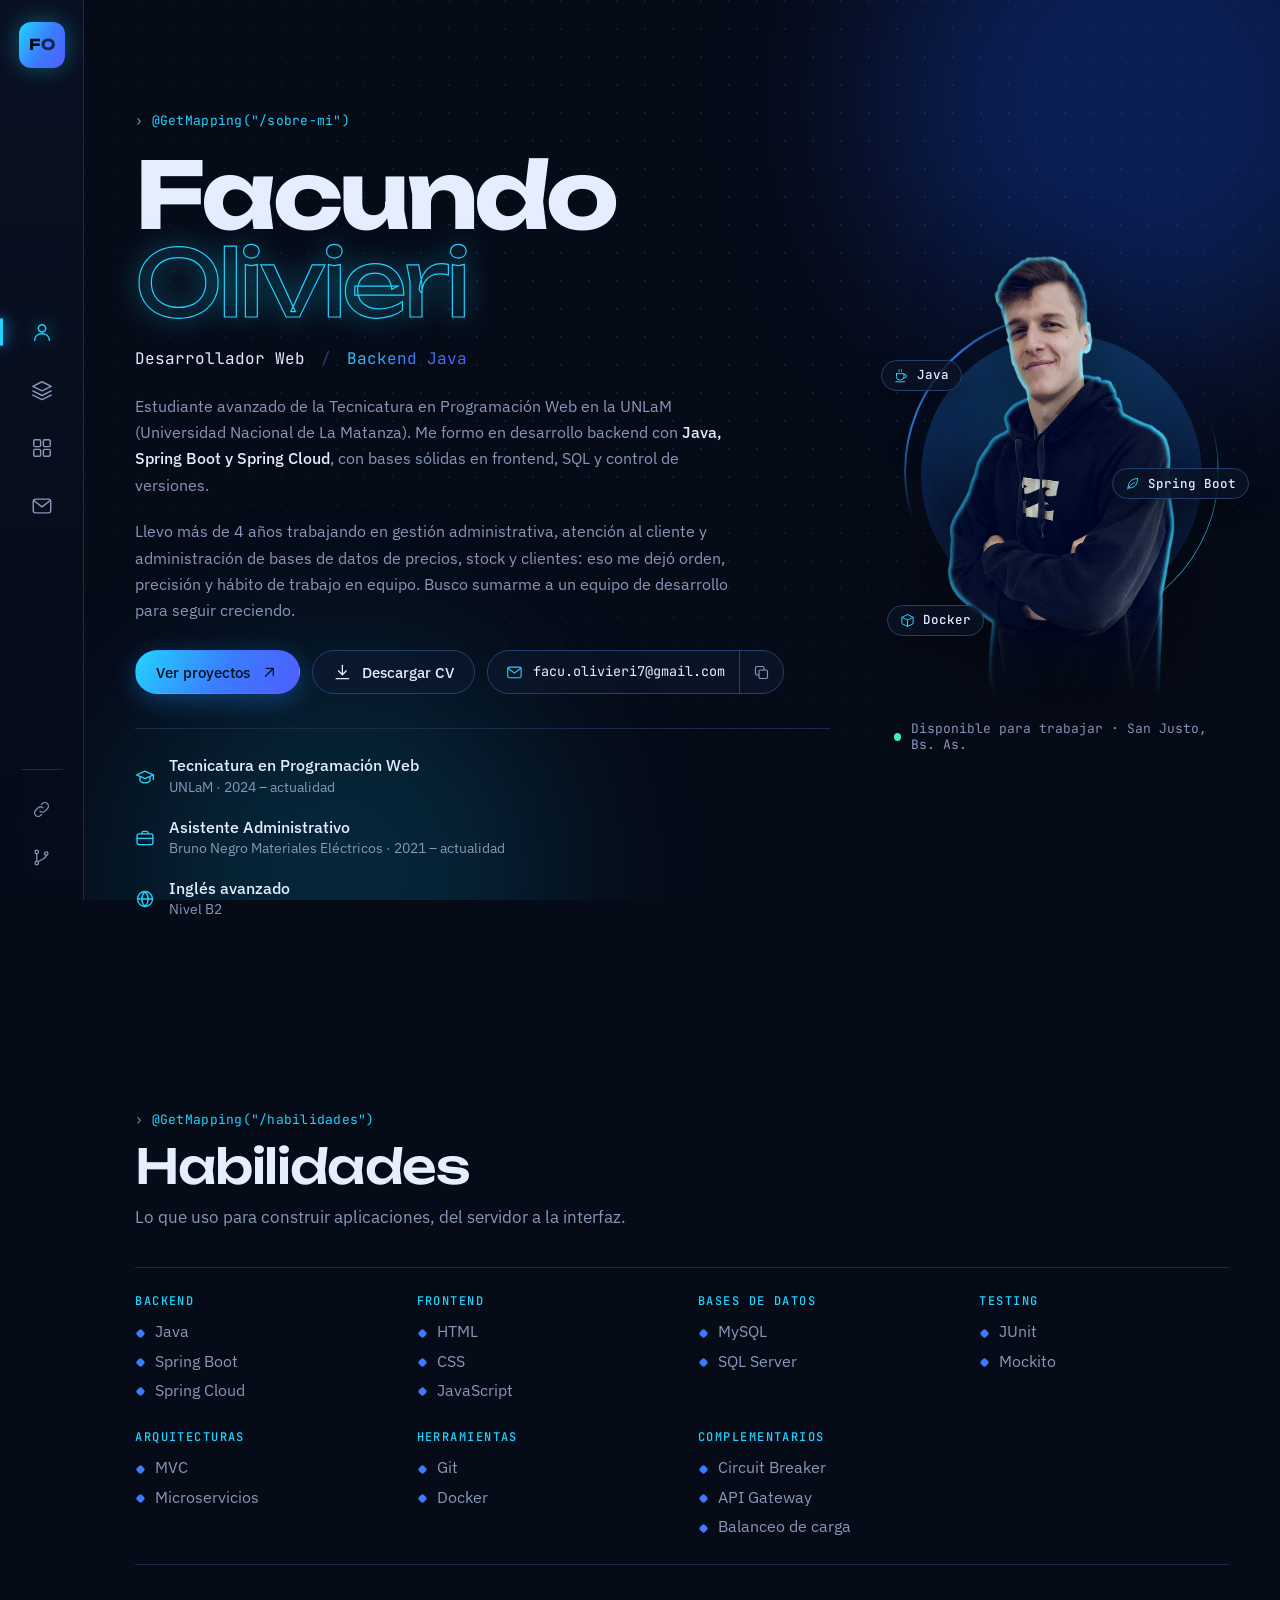
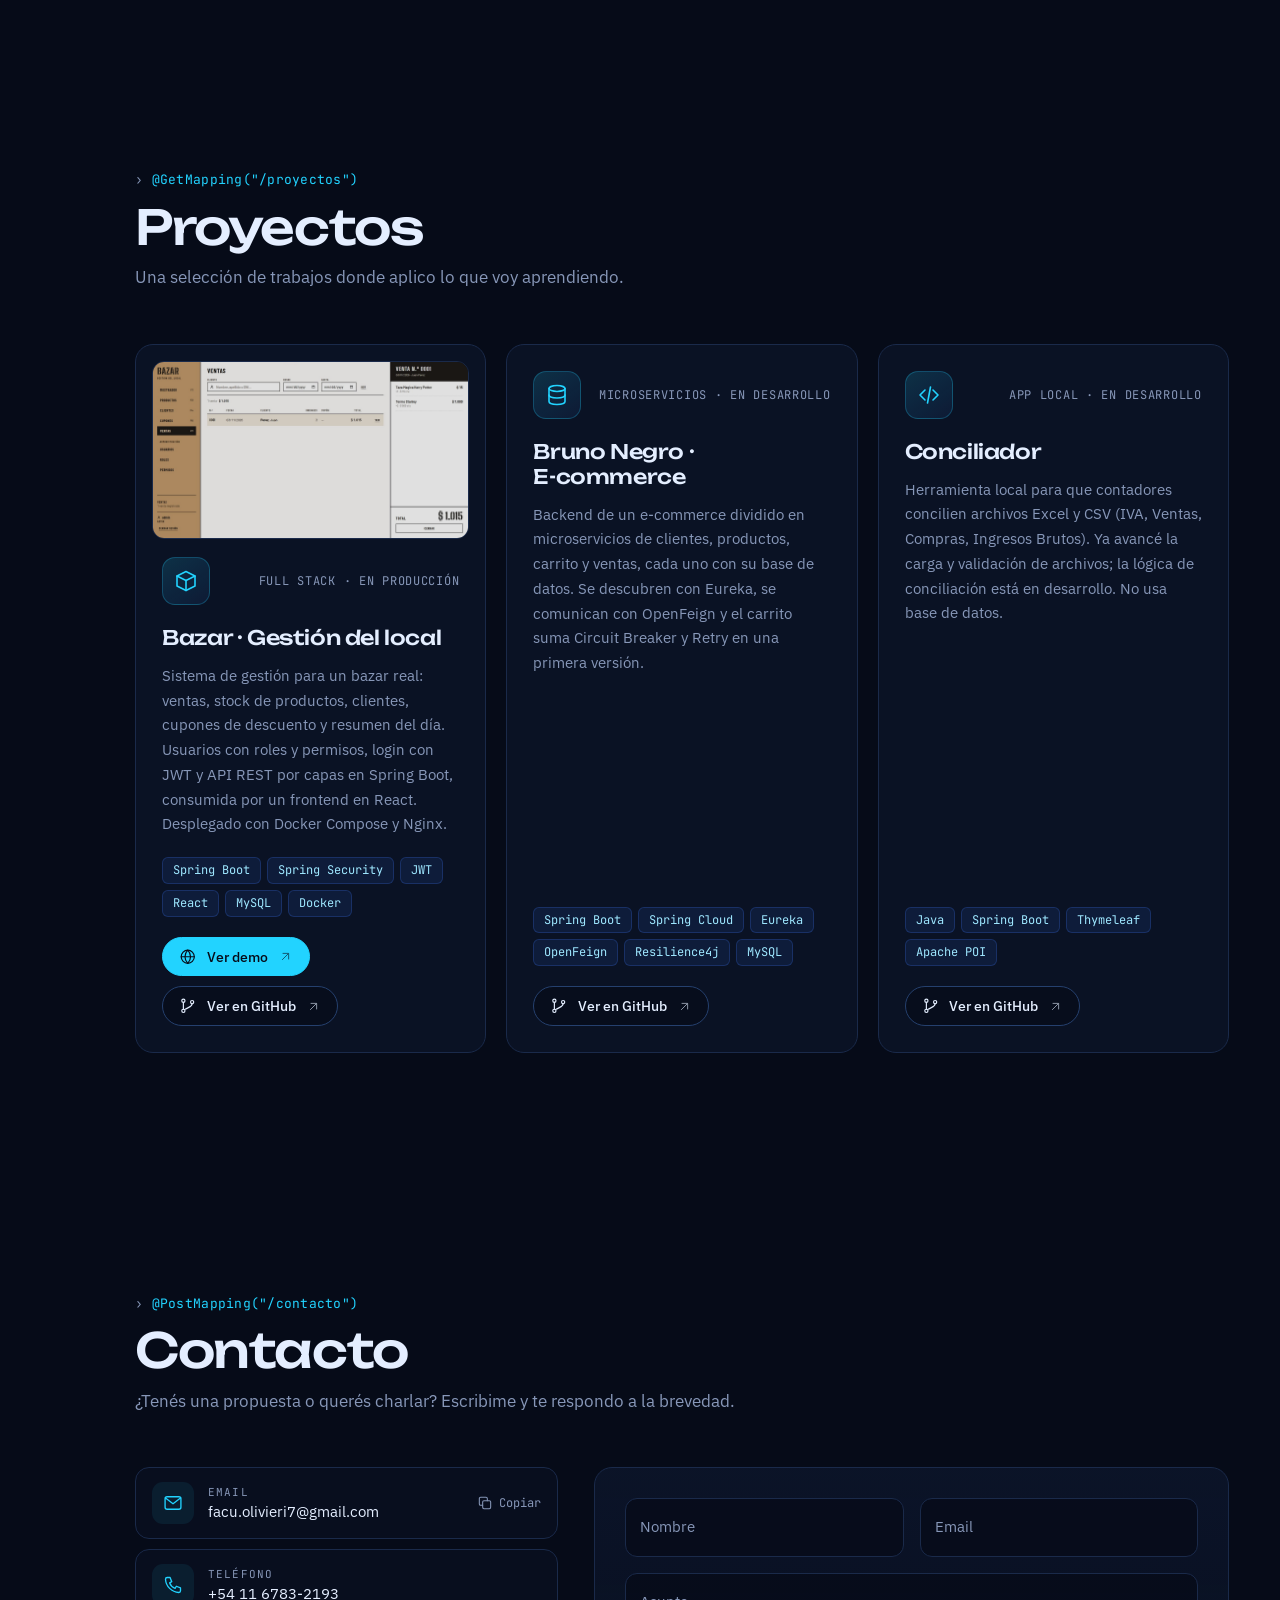
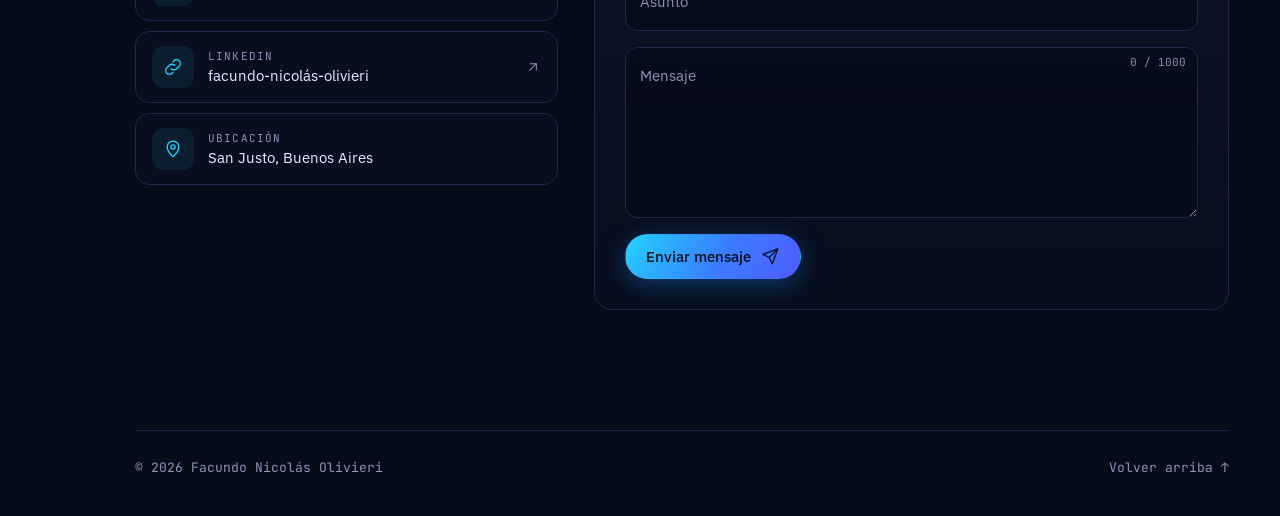
<file: index.html>
<!DOCTYPE html>
<html lang="es">
<head>
<meta charset="UTF-8">
<meta name="viewport" content="width=device-width, initial-scale=1, viewport-fit=cover">
<title>Facundo Olivieri</title>
<meta name="description" content="Portfolio de Facundo Olivieri, Desarrollador Web con foco en Backend (Java, Spring Boot, Spring Cloud).">
<meta name="theme-color" content="#060b18">
<meta property="og:type" content="website">
<meta property="og:title" content="Facundo Olivieri · Desarrollador Backend Java">
<meta property="og:description" content="Portfolio de Facundo Olivieri, Desarrollador Web con foco en Backend (Java, Spring Boot, Spring Cloud).">
<meta property="og:url" content="https://facundo-olivieri-portafolio-sandy-eight.vercel.app/">
<meta property="og:image" content="https://facundo-olivieri-portafolio-sandy-eight.vercel.app/assets/og.png">
<meta property="og:image:width" content="1200">
<meta property="og:image:height" content="630">
<meta name="twitter:card" content="summary_large_image">
<link rel="icon" href="assets/favicon.svg" type="image/svg+xml">
<link rel="preconnect" href="https://fonts.googleapis.com">
<link rel="preconnect" href="https://fonts.gstatic.com" crossorigin>
<link rel="stylesheet" href="https://fonts.googleapis.com/css2?family=Unbounded:wght@400;500;700&family=IBM+Plex+Sans:wght@300;400;500;600&family=JetBrains+Mono:wght@400;500&display=swap">
<link rel="stylesheet" href="styles.css">
</head>
<body>
<!-- @@BODY_START@@ -->

<!-- Cada data-fragment se reemplaza por el HTML del archivo indicado (ver js/fragments.js) -->
<div data-fragment="fragments/icons.html"></div>

<div class="ambient" aria-hidden="true">
  <div class="ambient__grid"></div>
  <div class="ambient__orb ambient__orb--a"></div>
  <div class="ambient__orb ambient__orb--b"></div>
</div>

<div data-fragment="fragments/nav.html"></div>

<main class="main">
  <div data-fragment="fragments/about.html"></div>
  <div data-fragment="fragments/skills.html"></div>
  <div data-fragment="fragments/projects.html"></div>
  <div data-fragment="fragments/contact.html"></div>
  <div data-fragment="fragments/footer.html"></div>
</main>

<div class="toast" id="toast" role="status" aria-live="polite"></div>

<!-- @@BODY_END@@ -->
<script type="module" src="js/main.js"></script>
</body>
</html>
</file>
<file: styles.css>
/* =========================================================
   Facundo Olivieri — Portfolio
   Paleta fría neón (azules) · minimalista
   ========================================================= */

:root {
  color-scheme: dark;

  /* Color */
  --ink: #060b18;          /* fondo */
  --ink-2: #0a1224;        /* superficie */
  --ink-3: #0f1a33;        /* superficie elevada */
  --line: #1a2a4a;         /* bordes */
  --line-2: #25406e;
  --text: #e4eeff;         /* texto principal */
  --muted: #8797b8;        /* texto secundario */
  --cyan: #22d3ff;         /* neón principal */
  --blue: #3b7bff;         /* azul eléctrico */
  --ice: #9ee7ff;          /* brillo */
  --indigo: #4f5dff;
  --danger: #ff6b8a;
  --ok: #3ef0c0;

  --glow: 0 0 0 1px rgba(34, 211, 255, .35), 0 0 24px rgba(34, 211, 255, .25);
  --grad: linear-gradient(120deg, var(--cyan), var(--blue) 55%, var(--indigo));

  /* Tipografía */
  --f-display: "Unbounded", "Segoe UI", system-ui, sans-serif;
  --f-body: "IBM Plex Sans", "Segoe UI", system-ui, -apple-system, sans-serif;
  --f-mono: "JetBrains Mono", ui-monospace, "Cascadia Code", Consolas, monospace;

  /* Layout */
  --rail-w: 84px;
  --gutter: clamp(16px, 4vw, 56px);
  --max: 1120px;
  --radius: 14px;
  --ease: cubic-bezier(.22, .8, .24, 1);
}

*, *::before, *::after { box-sizing: border-box; }

html {
  scroll-behavior: smooth;
  scroll-padding-top: 24px;
  background: var(--ink);
}

body {
  margin: 0;
  background: var(--ink);
  color: var(--text);
  font-family: var(--f-body);
  font-size: 16px;
  line-height: 1.65;
  -webkit-font-smoothing: antialiased;
  overflow-x: hidden;
}

img { max-width: 100%; display: block; }
a { color: inherit; text-decoration: none; }
p { margin: 0; }
ul { list-style: none; margin: 0; padding: 0; }
h1, h2, h3 { margin: 0; text-wrap: balance; }
::selection { background: rgba(34, 211, 255, .3); color: #fff; }

:focus-visible {
  outline: 2px solid var(--cyan);
  outline-offset: 3px;
  border-radius: 8px;
}

::-webkit-scrollbar { width: 10px; }
::-webkit-scrollbar-track { background: var(--ink); }
::-webkit-scrollbar-thumb { background: var(--line-2); border-radius: 10px; border: 2px solid var(--ink); }
::-webkit-scrollbar-thumb:hover { background: var(--blue); }

.sprite { position: absolute; width: 0; height: 0; overflow: hidden; }

.ico {
  width: 1.25em;
  height: 1.25em;
  flex: none;
  fill: none;
  stroke: currentColor;
  stroke-width: 1.6;
  stroke-linecap: round;
  stroke-linejoin: round;
}

/* ---------- Ambiente ---------- */
.ambient { position: fixed; inset: 0; pointer-events: none; z-index: 0; overflow: hidden; }

.ambient__grid {
  position: absolute; inset: 0;
  background-image:
    radial-gradient(circle at 1px 1px, rgba(120, 170, 255, .13) 1px, transparent 0);
  background-size: 28px 28px;
  mask-image: radial-gradient(ellipse 80% 70% at 60% 30%, #000 30%, transparent 80%);
}

.ambient__orb {
  position: absolute;
  border-radius: 50%;
  filter: blur(90px);
  opacity: .35;
  animation: drift 22s ease-in-out infinite alternate;
}
.ambient__orb--a { width: 520px; height: 520px; background: #1747c9; top: -160px; right: -120px; }
.ambient__orb--b { width: 420px; height: 420px; background: #0a8fb8; bottom: -180px; left: 10%; opacity: .22; animation-delay: -8s; }


@keyframes drift {
  to { transform: translate3d(-80px, 60px, 0) scale(1.15); }
}

/* ---------- Navegación lateral ---------- */
.rail {
  position: fixed;
  z-index: 20;
  top: 0; left: 0; bottom: 0;
  width: var(--rail-w);
  display: flex;
  flex-direction: column;
  align-items: center;
  gap: 28px;
  padding-block: calc(22px + env(safe-area-inset-top, 0px)) calc(22px + env(safe-area-inset-bottom, 0px));
  background: linear-gradient(180deg, rgba(10, 18, 36, .9), rgba(6, 11, 24, .82));
  border-right: 1px solid var(--line);
  backdrop-filter: blur(14px);
}

.rail__logo {
  display: flex;
  align-items: center;
  justify-content: center;
  width: 46px; height: 46px;
  border-radius: 12px;
  font-family: var(--f-display);
  font-weight: 700;
  font-size: 15px;
  letter-spacing: -.02em;
  color: var(--ink);
  background: var(--grad);
  box-shadow: 0 0 22px rgba(34, 211, 255, .35);
  transition: transform .5s var(--ease), box-shadow .3s;
}
.rail__logo span:last-child { opacity: .75; }
.rail__logo:hover { transform: rotate(-8deg) scale(1.06); box-shadow: 0 0 34px rgba(34, 211, 255, .6); }

.rail__list {
  position: relative;
  display: flex;
  flex-direction: column;
  gap: 10px;
  margin-top: auto;
}

.rail__link {
  position: relative;
  display: grid;
  place-items: center;
  width: 48px; height: 48px;
  border-radius: 12px;
  color: var(--muted);
  transition: color .3s, background-color .3s;
}
.rail__link .ico { width: 22px; height: 22px; transition: transform .45s var(--ease), filter .3s; }

.rail__link:hover { color: var(--text); background: rgba(59, 123, 255, .1); }
.rail__link:hover .ico { transform: translateY(-2px) scale(1.12); filter: drop-shadow(0 0 6px var(--cyan)); }
.rail__link.is-active { color: var(--cyan); }
.rail__link.is-active .ico { filter: drop-shadow(0 0 8px rgba(34, 211, 255, .8)); }

.rail__label {
  position: absolute;
  left: calc(100% + 16px);
  top: 50%;
  padding: 6px 12px;
  white-space: nowrap;
  font-family: var(--f-mono);
  font-size: 12px;
  letter-spacing: .04em;
  color: var(--text);
  background: var(--ink-3);
  border: 1px solid var(--line-2);
  border-radius: 8px;
  box-shadow: 0 8px 24px rgba(0, 0, 0, .4);
  opacity: 0;
  pointer-events: none;
  transform: translate(-8px, -50%);
  transition: opacity .25s, transform .35s var(--ease);
}
.rail__link:hover .rail__label,
.rail__link:focus-visible .rail__label { opacity: 1; transform: translate(0, -50%); }

.rail__indicator {
  position: absolute;
  left: -18px;
  top: 0;
  width: 3px;
  height: 28px;
  border-radius: 3px;
  background: var(--cyan);
  box-shadow: 0 0 12px var(--cyan), 0 0 24px var(--blue);
  transform: translateY(var(--iy, 10px));
  transition: transform .55s var(--ease);
}

.rail__social {
  display: flex;
  flex-direction: column;
  gap: 6px;
  margin-top: auto;
  padding-top: 18px;
  border-top: 1px solid var(--line);
}
.rail__link--sm { width: 42px; height: 42px; }
.rail__link--sm .ico { width: 19px; height: 19px; }

.rail__progress {
  position: absolute;
  right: -1px; top: 0; bottom: 0;
  width: 1px;
}
.rail__progress span {
  display: block;
  width: 100%;
  height: 100%;
  background: linear-gradient(var(--cyan), var(--blue));
  box-shadow: 0 0 8px var(--cyan);
  transform-origin: top;
  transform: scaleY(var(--p, 0));
}

/* ---------- Estructura ---------- */
.main {
  position: relative;
  z-index: 1;
  margin-left: var(--rail-w);
  padding-inline: var(--gutter);
  overflow-x: clip;
}

.section {
  max-width: var(--max);
  margin-inline: auto;
  padding-block: clamp(72px, 10vw, 120px);
}

.section__head {
  display: grid;
  gap: 10px;
  margin-bottom: clamp(32px, 5vw, 52px);
  max-width: 62ch;
}

.eyebrow {
  font-family: var(--f-mono);
  font-size: 13px;
  letter-spacing: .02em;
  color: var(--cyan);
}
.eyebrow::before { content: "› "; color: var(--muted); }

.section__title {
  font-family: var(--f-display);
  font-weight: 500;
  font-size: clamp(30px, 4.6vw, 48px);
  line-height: 1.1;
  letter-spacing: -.03em;
}

.section__lead { color: var(--muted); font-size: 17px; }

.neon {
  background: var(--grad);
  -webkit-background-clip: text;
  background-clip: text;
  color: transparent;
}

/* ---------- Botones ---------- */
.btn {
  --bx: 50%;
  position: relative;
  display: inline-flex;
  align-items: center;
  gap: 10px;
  padding: 12px 20px;
  border-radius: 999px;
  font: 500 15px/1 var(--f-body);
  border: 1px solid transparent;
  cursor: pointer;
  overflow: hidden;
  isolation: isolate;
  transition: transform .35s var(--ease), box-shadow .35s, border-color .3s, color .3s, background-color .3s;
}
.btn .ico { transition: transform .45s var(--ease); }

.btn--primary {
  color: #03101f;
  background: var(--grad);
  box-shadow: 0 6px 24px rgba(34, 140, 255, .35);
}
.btn--primary::after {
  content: "";
  position: absolute; inset: 0;
  z-index: -1;
  background: linear-gradient(100deg, transparent 30%, rgba(255, 255, 255, .55) 50%, transparent 70%);
  transform: translateX(-120%);
  transition: transform .8s var(--ease);
}
.btn--primary:hover { transform: translateY(-2px); box-shadow: 0 10px 34px rgba(34, 211, 255, .5); }
.btn--primary:hover::after { transform: translateX(120%); }
.btn--primary:hover .ico { transform: translate(3px, -3px); }

.btn--ghost {
  color: var(--text);
  border-color: var(--line-2);
  background: rgba(15, 26, 51, .5);
}
.btn--ghost:hover { border-color: var(--cyan); color: var(--cyan); box-shadow: var(--glow); transform: translateY(-2px); }
.btn--ghost:hover .ico { transform: scale(1.15) rotate(-8deg); }

.mail-chip {
  display: inline-flex;
  align-items: stretch;
  border: 1px solid var(--line-2);
  border-radius: 999px;
  background: rgba(15, 26, 51, .5);
  overflow: hidden;
  transition: border-color .3s, box-shadow .35s;
}
.mail-chip:hover { border-color: var(--cyan); box-shadow: var(--glow); }
.mail-chip__link {
  display: inline-flex;
  align-items: center;
  gap: 10px;
  padding: 12px 14px 12px 18px;
  font: 13.5px/1 var(--f-mono);
  color: var(--text);
  transition: color .3s;
}
.mail-chip__link .ico { color: var(--cyan); transition: transform .45s var(--ease); }
.mail-chip__link:hover { color: var(--cyan); }
.mail-chip__link:hover .ico { transform: translateY(-2px) rotate(-8deg) scale(1.12); }
.mail-chip__copy {
  display: grid;
  place-items: center;
  width: 44px;
  padding: 0;
  color: var(--muted);
  background: transparent;
  border: 0;
  border-left: 1px solid var(--line-2);
  cursor: pointer;
  transition: color .3s, background-color .3s;
}
.mail-chip__copy .ico { width: 17px; height: 17px; transition: transform .4s var(--ease); }
.mail-chip__copy:hover { color: var(--ink); background: var(--cyan); }
.mail-chip__copy:hover .ico { transform: scale(1.12); }
.mail-chip__copy:active .ico { transform: scale(.85); }

/* ---------- SOBRE MÍ (hero) ---------- */
.hero {
  display: grid;
  grid-template-columns: minmax(0, 1.35fr) minmax(0, .65fr);
  align-items: center;
  gap: clamp(32px, 5vw, 72px);
  padding-block: clamp(56px, 9vw, 110px) clamp(56px, 8vw, 96px);
}

.hero__text { display: grid; gap: 20px; }

.hero__name {
  display: grid;
  font-family: var(--f-display);
  font-weight: 700;
  font-size: clamp(44px, 7.4vw, 92px);
  line-height: .95;
  letter-spacing: -.045em;
}
.hero__last {
  font-weight: 400;
  color: transparent;
  -webkit-text-stroke: 1.2px var(--cyan);
  text-shadow: 0 0 28px rgba(34, 211, 255, .35);
}

.hero__role {
  font-family: var(--f-mono);
  font-size: clamp(14px, 1.6vw, 16px);
  color: var(--text);
}
.hero__role .sep { color: var(--line-2); margin-inline: 6px; }

.hero__bio { color: var(--muted); max-width: 60ch; }
.hero__bio strong { color: var(--text); font-weight: 500; }

.hero__cta { display: flex; flex-wrap: wrap; gap: 12px; margin-top: 6px; }

.timeline {
  display: grid;
  gap: 2px;
  margin-top: 14px;
  border-top: 1px solid var(--line);
  padding-top: 18px;
}
.timeline__item {
  display: flex;
  gap: 14px;
  align-items: center;
  padding: 8px 10px;
  margin-inline: -10px;
  border-radius: 10px;
  transition: background-color .3s;
}
.timeline__item:hover { background: rgba(59, 123, 255, .07); }
.timeline__ico {
  width: 20px; height: 20px;
  color: var(--cyan);
  transition: transform .5s var(--ease), filter .3s;
}
.timeline__item:hover .timeline__ico { transform: rotate(-12deg) scale(1.2); filter: drop-shadow(0 0 6px var(--cyan)); }
.timeline__title { font-weight: 500; line-height: 1.3; }
.timeline__meta { font-size: 13.5px; color: var(--muted); }

/* Retrato */
.hero__visual { display: grid; justify-items: center; gap: 18px; }

.portrait {
  --tx: 0px; --ty: 0px;
  position: relative;
  width: min(100%, 400px);
  aspect-ratio: 4 / 5;
  max-width: 100%;
}

.portrait__disc {
  position: absolute;
  left: 8%; right: 8%;
  top: 12%;
  aspect-ratio: 1;
  border-radius: 50%;
  background:
    radial-gradient(circle at 50% 38%, rgba(34, 211, 255, .28), transparent 60%),
    linear-gradient(180deg, #0d2152, #081030 70%);
  box-shadow: inset 0 0 60px rgba(34, 211, 255, .15);
  transform: translate(calc(var(--tx) * -.4), calc(var(--ty) * -.4));
  transition: transform .4s var(--ease);
}

.portrait__ring {
  position: absolute;
  left: 3%; right: 3%;
  top: 7%;
  aspect-ratio: 1;
  border-radius: 50%;
  padding: 1.5px;
  background: conic-gradient(from 0deg, transparent 0 20%, var(--cyan) 35%, transparent 50%, transparent 70%, var(--blue) 85%, transparent);
  -webkit-mask: linear-gradient(#000 0 0) content-box, linear-gradient(#000 0 0);
  -webkit-mask-composite: xor;
          mask-composite: exclude;
  animation: spin 14s linear infinite;
  filter: drop-shadow(0 0 6px var(--cyan));
}

@keyframes spin { to { transform: rotate(360deg); } }

.portrait__img {
  position: absolute;
  left: 50%;
  bottom: 0;
  height: 108%;
  width: auto;
  max-width: none;
  transform: translate(calc(-50% + var(--tx)), var(--ty));
  transition: transform .4s var(--ease), filter .4s;
  filter: drop-shadow(0 20px 40px rgba(0, 0, 0, .5));
}
.portrait:hover .portrait__img { filter: drop-shadow(0 20px 40px rgba(0, 0, 0, .5)) drop-shadow(0 0 18px rgba(34, 211, 255, .25)); }

.chip {
  display: inline-flex;
  align-items: center;
  gap: 8px;
  padding: 7px 12px;
  font: 500 12.5px/1 var(--f-mono);
  color: var(--text);
  background: rgba(10, 18, 36, .78);
  border: 1px solid var(--line-2);
  border-radius: 999px;
  backdrop-filter: blur(8px);
  box-shadow: 0 8px 24px rgba(0, 0, 0, .35);
}
.chip .ico { color: var(--cyan); width: 15px; height: 15px; }

.chip--float { position: absolute; animation: bob 5s ease-in-out infinite; transition: border-color .3s, box-shadow .3s; }
.chip--float:hover { border-color: var(--cyan); box-shadow: var(--glow); }
.chip--a { top: 18%; left: -4%; }
.chip--b { top: 44%; right: -6%; animation-delay: -1.6s; }
.chip--c { bottom: 16%; left: -2%; animation-delay: -3.2s; }

@keyframes bob { 50% { transform: translateY(-9px); } }

.status {
  display: inline-flex;
  align-items: center;
  gap: 10px;
  font: 13px/1.3 var(--f-mono);
  color: var(--muted);
}
.status__dot {
  width: 8px; height: 8px;
  border-radius: 50%;
  background: var(--ok);
  box-shadow: 0 0 0 0 rgba(62, 240, 192, .6);
  animation: ping 2s infinite;
}
@keyframes ping { 70% { box-shadow: 0 0 0 9px rgba(62, 240, 192, 0); } 100% { box-shadow: 0 0 0 0 rgba(62, 240, 192, 0); } }

/* Secuencia de carga */
.load { animation: rise .9s var(--ease) both; animation-delay: calc(var(--d, 0) * 90ms); }
@keyframes rise { from { opacity: 0; transform: translateY(18px); filter: blur(4px); } }

/* Aparición al hacer scroll (parte de un estado visible) */
.reveal { transition: opacity .8s var(--ease), transform .8s var(--ease); }
.js .reveal.is-pending { opacity: .25; transform: translateY(26px); }

/* ---------- HABILIDADES ---------- */
#habilidades { padding-block: clamp(48px, 7vw, 84px); }
#habilidades .section__head { margin-bottom: clamp(24px, 3.5vw, 36px); }

.skills {
  display: grid;
  grid-template-columns: repeat(4, minmax(0, 1fr));
  gap: 28px 32px;
  padding-block: 26px;
  border-block: 1px solid var(--line);
}

.skills__col { display: grid; align-content: start; gap: 12px; }

.skills__title {
  font: 500 12px/1.2 var(--f-mono);
  text-transform: uppercase;
  letter-spacing: .12em;
  color: var(--cyan);
}

.skills__list { display: grid; gap: 6px; }

.skills__list li {
  position: relative;
  padding-left: 20px;
  font-size: 15.5px;
  line-height: 1.5;
  color: var(--muted);
  cursor: default;
  transition: color .3s, transform .35s var(--ease);
}
.skills__list li::before {
  content: "";
  position: absolute;
  left: 2px;
  top: .62em;
  width: 7px; height: 7px;
  border-radius: 2px;
  background: var(--blue);
  transform: rotate(45deg);
  transition: background-color .3s, box-shadow .3s, transform .45s var(--ease);
}
.skills__list li:hover { color: var(--text); transform: translateX(4px); }
.skills__list li:hover::before {
  background: var(--cyan);
  box-shadow: 0 0 10px var(--cyan), 0 0 18px rgba(34, 211, 255, .5);
  transform: rotate(225deg) scale(1.15);
}

/* ---------- PROYECTOS ---------- */
.projects {
  display: grid;
  grid-template-columns: repeat(3, minmax(0, 1fr));
  gap: 20px;
}

.project {
  --mx: 50%; --my: 0%;
  position: relative;
  display: flex;
  flex-direction: column;
  gap: 14px;
  padding: 26px;
  border-radius: 18px;
  background: var(--ink-2);
  border: 1px solid var(--line);
  isolation: isolate;
  transition: transform .5s var(--ease), border-color .35s, box-shadow .45s;
}
/* borde luminoso que sigue al cursor */
.project::before {
  content: "";
  position: absolute; inset: -1px;
  z-index: -1;
  border-radius: inherit;
  padding: 1px;
  background: radial-gradient(260px circle at var(--mx) var(--my), var(--cyan), transparent 60%);
  -webkit-mask: linear-gradient(#000 0 0) content-box, linear-gradient(#000 0 0);
  -webkit-mask-composite: xor;
          mask-composite: exclude;
  opacity: 0;
  transition: opacity .4s;
}
.project::after {
  content: "";
  position: absolute; inset: 0;
  z-index: -2;
  border-radius: inherit;
  background: radial-gradient(360px circle at var(--mx) var(--my), rgba(34, 211, 255, .08), transparent 60%);
  opacity: 0;
  transition: opacity .4s;
}
.project:hover { transform: translateY(-6px); border-color: transparent; box-shadow: 0 24px 60px rgba(0, 0, 0, .45), 0 0 40px rgba(34, 140, 255, .12); }
.project:hover::before, .project:hover::after { opacity: 1; }

.project__top { display: flex; align-items: center; justify-content: space-between; gap: 12px; }

.project__ico {
  display: grid;
  place-items: center;
  width: 48px; height: 48px;
  border-radius: 13px;
  color: var(--cyan);
  background: linear-gradient(145deg, rgba(34, 211, 255, .16), rgba(59, 123, 255, .08));
  border: 1px solid rgba(34, 211, 255, .25);
  transition: transform .6s var(--ease), box-shadow .35s;
}
.project__ico .ico { width: 24px; height: 24px; }
.project:hover .project__ico { transform: rotate(-10deg) scale(1.08); box-shadow: 0 0 22px rgba(34, 211, 255, .45); }

.project__kind {
  font: 12px/1 var(--f-mono);
  color: var(--muted);
  letter-spacing: .06em;
  text-transform: uppercase;
}

.project__title {
  font-family: var(--f-display);
  font-weight: 500;
  font-size: 20px;
  line-height: 1.25;
  letter-spacing: -.02em;
  margin-top: 6px;
}
.project__desc { color: var(--muted); font-size: 15px; }

.tags { display: flex; flex-wrap: wrap; gap: 6px; margin-top: auto; padding-top: 6px; }
.tags li {
  padding: 4px 10px;
  font: 12px/1.4 var(--f-mono);
  color: var(--ice);
  background: rgba(59, 123, 255, .1);
  border: 1px solid rgba(59, 123, 255, .22);
  border-radius: 6px;
}

.btn--repo {
  align-self: flex-start;
  margin-top: 6px;
  padding: 10px 16px;
  font-size: 14px;
  color: var(--text);
  border-color: var(--line-2);
  background: rgba(6, 11, 24, .6);
}
.btn--repo .ico--arrow { width: 15px; height: 15px; opacity: .6; }
.btn--repo:hover { color: var(--ink); background: var(--cyan); border-color: var(--cyan); box-shadow: 0 0 24px rgba(34, 211, 255, .55); }
.btn--repo:hover .ico:first-child { transform: rotate(-20deg) scale(1.15); }
.btn--repo:hover .ico--arrow { opacity: 1; transform: translate(3px, -3px); }

/* captura del proyecto */
.project__shot {
  display: block;
  margin: -10px -10px 4px;
  aspect-ratio: 16 / 9;
  overflow: hidden;
  border-radius: 12px;
  border: 1px solid var(--line);
  background: var(--ink);
}
.project__shot img { width: 100%; height: 100%; object-fit: cover; filter: brightness(.88); transition: transform .6s var(--ease), filter .4s; }
.project:hover .project__shot img { transform: scale(1.04); filter: none; }

.project__actions { display: flex; flex-wrap: wrap; gap: 10px; margin-top: 6px; }
.project__actions .btn--repo { margin-top: 0; }
.btn--demo { color: var(--ink); background: var(--cyan); border-color: var(--cyan); }

/* ---------- CONTACTO ---------- */
.contact {
  display: grid;
  grid-template-columns: minmax(0, .8fr) minmax(0, 1.2fr);
  gap: clamp(20px, 3vw, 36px);
  align-items: start;
}

.contact__info { display: grid; gap: 10px; }

.info {
  display: flex;
  align-items: center;
  gap: 14px;
  width: 100%;
  padding: 14px 16px;
  text-align: left;
  font: inherit;
  color: var(--text);
  background: rgba(10, 18, 36, .6);
  border: 1px solid var(--line);
  border-radius: var(--radius);
  cursor: pointer;
  transition: border-color .3s, transform .4s var(--ease), box-shadow .3s;
}
div.info { cursor: default; }
.info__ico {
  display: grid;
  place-items: center;
  width: 42px; height: 42px;
  flex: none;
  border-radius: 11px;
  color: var(--cyan);
  background: rgba(34, 211, 255, .08);
  transition: background-color .3s, color .3s, transform .5s var(--ease), box-shadow .3s;
}
.info__body { display: grid; min-width: 0; overflow-wrap: anywhere; line-height: 1.4; font-size: 15px; }
.info__label { font: 11px/1.6 var(--f-mono); letter-spacing: .1em; text-transform: uppercase; color: var(--muted); }
.info__action { margin-left: auto; display: inline-flex; align-items: center; gap: 6px; color: var(--muted); font: 12px var(--f-mono); transition: color .3s, transform .4s var(--ease); }
.info__action .ico { width: 16px; height: 16px; }

.info:hover { border-color: var(--line-2); transform: translateX(4px); box-shadow: 0 10px 30px rgba(0, 0, 0, .25); }
.info:hover .info__ico { background: var(--cyan); color: var(--ink); transform: rotate(-10deg); box-shadow: 0 0 18px rgba(34, 211, 255, .6); }
.info:hover .info__action { color: var(--cyan); }
div.info:hover { transform: none; }

.form {
  display: grid;
  gap: 16px;
  padding: clamp(20px, 3vw, 30px);
  border: 1px solid var(--line);
  border-radius: 18px;
  background: linear-gradient(180deg, rgba(15, 26, 51, .6), rgba(10, 18, 36, .4));
}
.form__row { display: grid; grid-template-columns: 1fr 1fr; gap: 16px; }

.field { position: relative; display: grid; }
.field input,
.field textarea {
  width: 100%;
  padding: 24px 14px 10px;
  font: 15px/1.5 var(--f-body);
  color: var(--text);
  background: rgba(6, 11, 24, .7);
  border: 1px solid var(--line);
  border-radius: 12px;
  outline: none;
  resize: vertical;
  transition: border-color .3s, box-shadow .3s, background-color .3s;
}
.field textarea { min-height: 150px; }
.field label {
  position: absolute;
  left: 15px; top: 17px;
  font-size: 15px;
  color: var(--muted);
  pointer-events: none;
  transform-origin: left top;
  transition: transform .3s var(--ease), color .3s;
}
.field input:focus,
.field textarea:focus {
  border-color: var(--cyan);
  background: rgba(6, 11, 24, .95);
  box-shadow: 0 0 0 3px rgba(34, 211, 255, .15), 0 0 20px rgba(34, 211, 255, .12);
}
.field input:focus + label,
.field textarea:focus + label,
.field input:not(:placeholder-shown) + label,
.field textarea:not(:placeholder-shown) + label {
  transform: translateY(-10px) scale(.78);
  color: var(--cyan);
}
.field.has-error input,
.field.has-error textarea { border-color: var(--danger); }
.field.has-error label { color: var(--danger); }
.field__error { min-height: 0; font-size: 12.5px; color: var(--danger); }
.field__error:not(:empty) { margin-top: 6px; }
.field__count {
  position: absolute;
  right: 12px; top: 8px;
  font: 11px var(--f-mono);
  color: var(--muted);
}

.form__foot { display: flex; flex-wrap: wrap; align-items: center; gap: 16px; }
.form__status { font: 13px/1.4 var(--f-mono); color: var(--muted); }
.form__status.is-ok { color: var(--ok); }
.form__status.is-err { color: var(--danger); }

.btn--send:hover .ico { animation: fly .7s var(--ease); }
.btn--send.is-sending { pointer-events: none; opacity: .75; }
.btn--send.is-sending .ico { animation: fly 1s var(--ease) infinite; }
@keyframes fly {
  45% { transform: translate(16px, -16px); opacity: 0; }
  46% { transform: translate(-16px, 16px); opacity: 0; }
  100% { transform: none; opacity: 1; }
}

/* ---------- Pie y toast ---------- */
.footer {
  max-width: var(--max);
  margin-inline: auto;
  display: flex;
  flex-wrap: wrap;
  justify-content: space-between;
  gap: 12px;
  padding-block: 28px 40px;
  border-top: 1px solid var(--line);
  font: 13px var(--f-mono);
  color: var(--muted);
}
.footer__top { transition: color .3s; }
.footer__top:hover { color: var(--cyan); }

.toast {
  position: fixed;
  z-index: 30;
  left: 50%;
  bottom: calc(24px + env(safe-area-inset-bottom, 0px));
  padding: 10px 18px;
  font: 13px var(--f-mono);
  color: var(--ink);
  background: var(--cyan);
  border-radius: 999px;
  box-shadow: 0 0 30px rgba(34, 211, 255, .5);
  opacity: 0;
  pointer-events: none;
  transform: translate(-50%, 16px);
  transition: opacity .3s, transform .4s var(--ease);
}
.toast.is-on { opacity: 1; transform: translate(-50%, 0); }

/* ---------- Responsive ---------- */
@media (max-width: 1020px) {
  .projects { grid-template-columns: repeat(2, minmax(0, 1fr)); }
  .projects .project:last-child { grid-column: 1 / -1; }
  .skills { grid-template-columns: repeat(3, minmax(0, 1fr)); }
}

@media (max-width: 860px) {
  .hero { grid-template-columns: 1fr; }
  .hero__visual { order: -1; }
  .portrait { width: min(100%, 320px); }
  .contact { grid-template-columns: 1fr; }
}

@media (max-width: 640px) {
  :root { --rail-w: 60px; --gutter: 16px; }
  .rail { gap: 18px; }
  .rail__logo { width: 38px; height: 38px; font-size: 12px; border-radius: 10px; }
  .rail__link { width: 42px; height: 42px; }
  .rail__link .ico { width: 20px; height: 20px; }
  .rail__indicator { left: -9px; }
  .rail__label { display: none; }
  .projects { grid-template-columns: 1fr; }
  .skills { grid-template-columns: repeat(2, minmax(0, 1fr)); gap: 22px 16px; }
  .mail-chip { flex: 1 1 100%; }
  .mail-chip__link { flex: 1; justify-content: center; gap: 8px; padding-inline: 12px; font-size: 12.5px; white-space: nowrap; }
  .form__row { grid-template-columns: 1fr; }
  .chip--a { left: 0; }
  .chip--b { right: 0; }
  .chip--c { left: 2%; }
  .hero__cta .btn { flex: 1 1 auto; justify-content: center; }
}

@media (prefers-reduced-motion: reduce) {
  html { scroll-behavior: auto; }
  *, *::before, *::after {
    animation-duration: .01ms !important;
    animation-iteration-count: 1 !important;
    transition-duration: .01ms !important;
  }
  .js .reveal.is-pending { opacity: 1; transform: none; }
}
</file>
